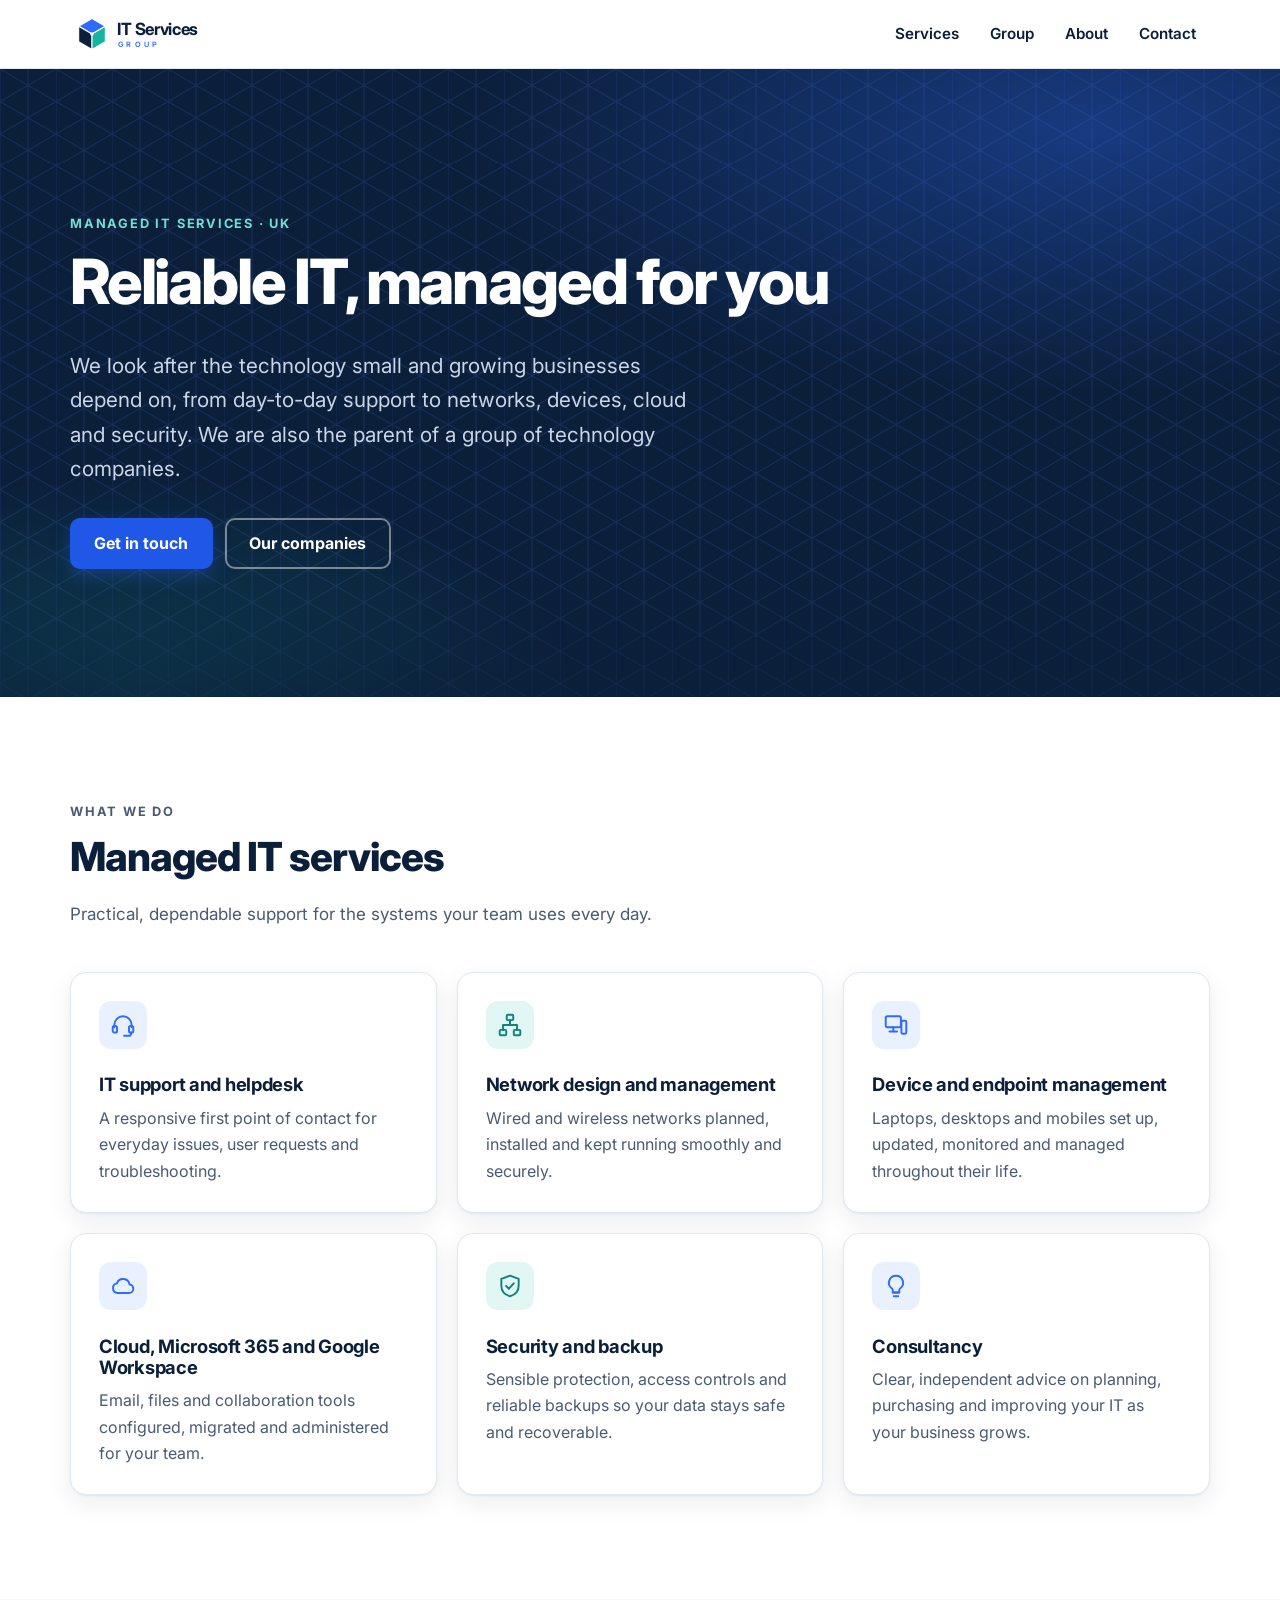
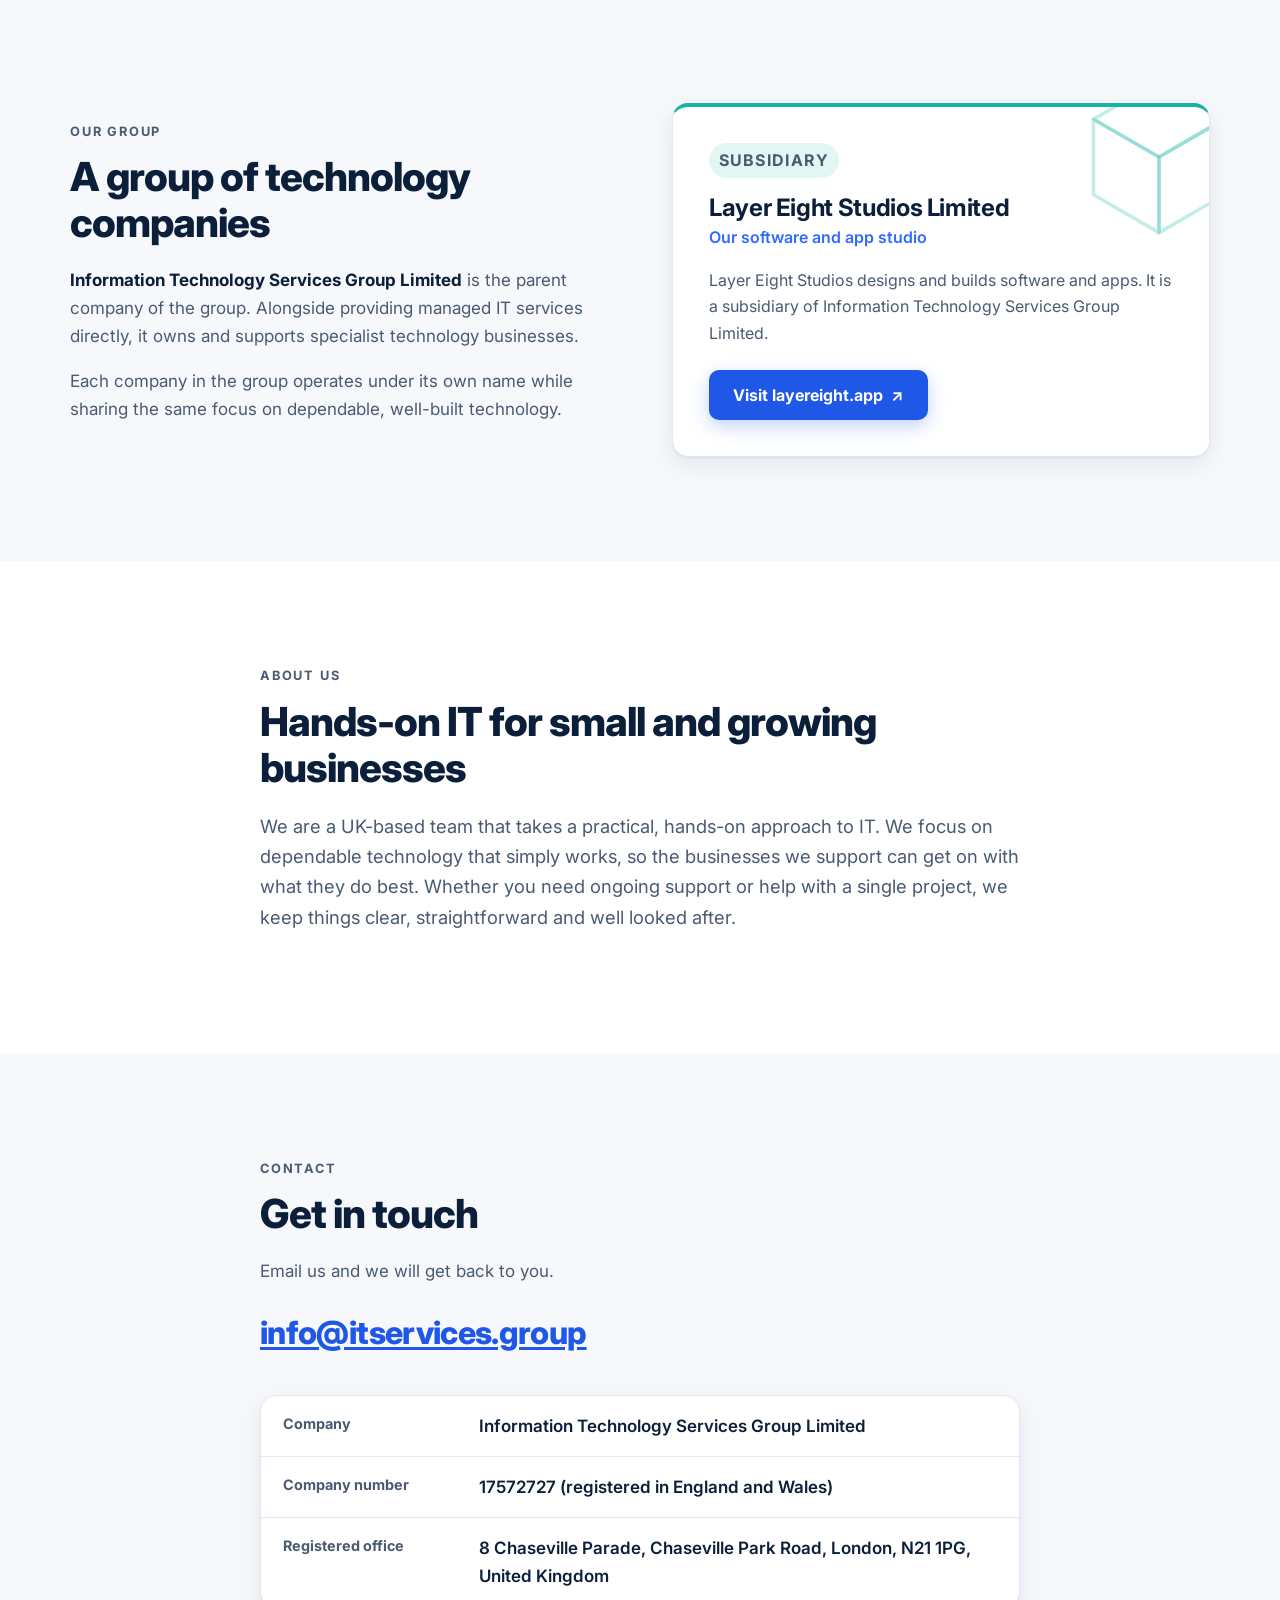
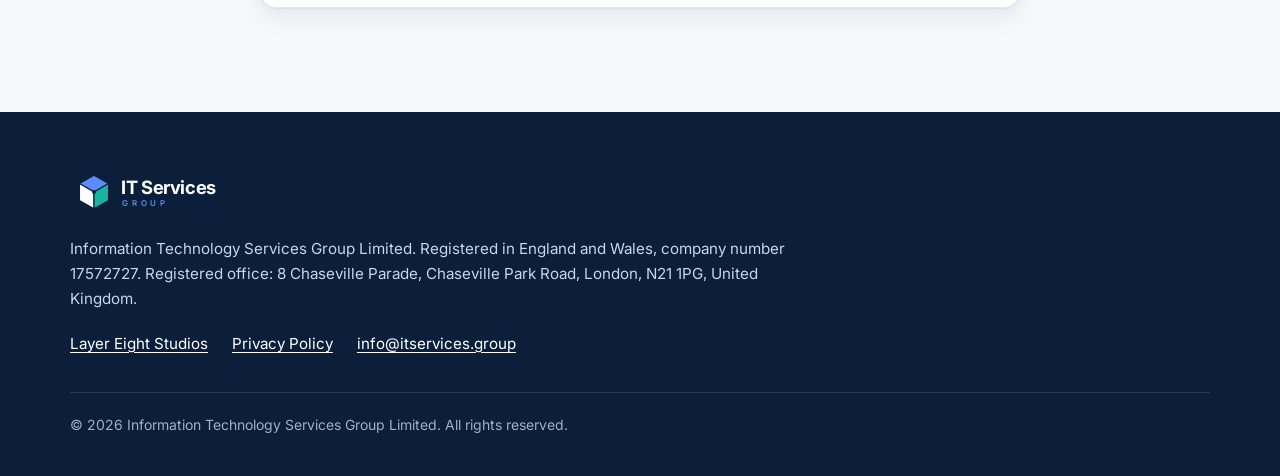
<file: index.html>
<!DOCTYPE html>
<html lang="en-GB">
<head>
  <meta charset="utf-8">
  <meta name="viewport" content="width=device-width, initial-scale=1">
  <title>IT Services Group | Managed IT services and technology group</title>
  <meta name="description" content="IT Services Group (Information Technology Services Group Limited) provides managed IT services for small and growing UK businesses and is the parent company of Layer Eight Studios Limited.">
  <link rel="canonical" href="https://itservices.group/">
  <meta name="color-scheme" content="light dark">
  <meta name="theme-color" content="#0B1F3A">

  <!-- Open Graph / Twitter -->
  <meta property="og:type" content="website">
  <meta property="og:site_name" content="IT Services Group">
  <meta property="og:title" content="IT Services Group | Reliable IT, managed for you">
  <meta property="og:description" content="Managed IT services for small and growing UK businesses, and the parent company of Layer Eight Studios Limited.">
  <meta property="og:url" content="https://itservices.group/">
  <meta property="og:image" content="https://itservices.group/assets/og-image.png">
  <meta property="og:image:width" content="1200">
  <meta property="og:image:height" content="630">
  <meta property="og:image:alt" content="IT Services Group logo on a navy background">
  <meta property="og:locale" content="en_GB">
  <meta name="twitter:card" content="summary_large_image">
  <meta name="twitter:title" content="IT Services Group | Reliable IT, managed for you">
  <meta name="twitter:description" content="Managed IT services for small and growing UK businesses, and the parent company of Layer Eight Studios Limited.">
  <meta name="twitter:image" content="https://itservices.group/assets/og-image.png">

  <!-- Icons -->
  <link rel="icon" href="/favicon.ico" sizes="any">
  <link rel="icon" href="/favicon.svg" type="image/svg+xml">
  <link rel="icon" href="/favicon-32x32.png" type="image/png" sizes="32x32">
  <link rel="apple-touch-icon" href="/apple-touch-icon.png">

  <!-- Inter -->
  <link rel="preconnect" href="https://fonts.googleapis.com">
  <link rel="preconnect" href="https://fonts.gstatic.com" crossorigin>
  <link href="https://fonts.googleapis.com/css2?family=Inter:wght@400;500;600;700;800&display=swap" rel="stylesheet">

  <link rel="stylesheet" href="/styles.css">
  <script>document.documentElement.classList.add('js');</script>

  <script type="application/ld+json">
  {
    "@context": "https://schema.org",
    "@type": "Organization",
    "name": "IT Services Group",
    "legalName": "Information Technology Services Group Limited",
    "url": "https://itservices.group",
    "email": "info@itservices.group",
    "logo": "https://itservices.group/assets/logo/itsg-mark-512.png",
    "identifier": {
      "@type": "PropertyValue",
      "propertyID": "Companies House company number",
      "value": "17572727"
    },
    "address": {
      "@type": "PostalAddress",
      "streetAddress": "8 Chaseville Parade, Chaseville Park Road",
      "addressLocality": "London",
      "postalCode": "N21 1PG",
      "addressCountry": "GB"
    },
    "areaServed": "GB",
    "subOrganization": {
      "@type": "Organization",
      "name": "Layer Eight Studios",
      "legalName": "Layer Eight Studios Limited",
      "url": "https://layereight.app"
    }
  }
  </script>
</head>
<body>
  <a class="skip-link" href="#main">Skip to content</a>

  <header class="site-header">
    <div class="container header-inner">
      <a class="brand" href="/" aria-label="IT Services Group home">
        <svg class="logo" viewBox="0 0 390 120" role="img" aria-labelledby="logo-title-h">
          <title id="logo-title-h">IT Services Group</title>
          <g transform="translate(10,10)">
            <g class="logo-stroke" stroke-width="3" stroke-linejoin="round">
              <polygon class="logo-top" points="50,8 86.4,29 50,50 13.6,29"/>
              <polygon class="logo-left" points="13.6,29 50,50 50,92 13.6,71"/>
              <polygon class="logo-right" points="50,50 86.4,29 86.4,71 50,92"/>
            </g>
            <circle class="logo-dot" cx="50" cy="50" r="5"/>
          </g>
          <text class="logo-word" x="128" y="64" font-size="46" font-weight="700" letter-spacing="-1">IT Services</text>
          <text class="logo-sub" x="131" y="96" font-size="20" font-weight="600" letter-spacing="9">GROUP</text>
        </svg>
      </a>
      <button class="nav-toggle" aria-expanded="false" aria-controls="site-nav">
        <span class="sr-only">Menu</span>
        <span class="bar" aria-hidden="true"></span>
      </button>
      <nav id="site-nav" class="site-nav" aria-label="Main">
        <ul>
          <li><a href="#services">Services</a></li>
          <li><a href="#group">Group</a></li>
          <li><a href="#about">About</a></li>
          <li><a href="#contact">Contact</a></li>
        </ul>
      </nav>
    </div>
  </header>

  <main id="main">
    <!-- Hero -->
    <section class="hero" aria-labelledby="hero-title">
      <div class="container hero-inner">
        <p class="eyebrow">Managed IT services · UK</p>
        <h1 id="hero-title">Reliable IT, managed&nbsp;for&nbsp;you</h1>
        <p class="lead">We look after the technology small and growing businesses depend on, from day-to-day support to networks, devices, cloud and security. We are also the parent of a group of technology companies.</p>
        <div class="hero-actions">
          <a class="btn btn-primary" href="mailto:info@itservices.group">Get in touch</a>
          <a class="btn btn-ghost" href="#group">Our companies</a>
        </div>
      </div>
    </section>

    <!-- Services -->
    <section id="services" class="section" aria-labelledby="services-title">
      <div class="container">
        <header class="section-head">
          <p class="eyebrow">What we do</p>
          <h2 id="services-title">Managed IT services</h2>
          <p>Practical, dependable support for the systems your team uses every day.</p>
        </header>
        <ul class="card-grid" role="list">
          <li class="card">
            <svg class="icon" viewBox="0 0 24 24" aria-hidden="true"><path d="M4 14v-2a8 8 0 0 1 16 0v2"/><rect x="2.5" y="13" width="4" height="6" rx="1.5"/><rect x="17.5" y="13" width="4" height="6" rx="1.5"/><path d="M19.5 19v.5a2.5 2.5 0 0 1-2.5 2.5h-4"/></svg>
            <h3>IT support and helpdesk</h3>
            <p>A responsive first point of contact for everyday issues, user requests and troubleshooting.</p>
          </li>
          <li class="card">
            <svg class="icon" viewBox="0 0 24 24" aria-hidden="true"><rect x="9" y="2.5" width="6" height="5" rx="1"/><rect x="2.5" y="16.5" width="6" height="5" rx="1"/><rect x="15.5" y="16.5" width="6" height="5" rx="1"/><path d="M12 7.5V12M5.5 16.5V12h13v4.5"/></svg>
            <h3>Network design and management</h3>
            <p>Wired and wireless networks planned, installed and kept running smoothly and securely.</p>
          </li>
          <li class="card">
            <svg class="icon" viewBox="0 0 24 24" aria-hidden="true"><rect x="2.5" y="4" width="14" height="10" rx="1.5"/><path d="M6 18h7M9.5 14v4"/><rect x="17" y="8" width="4.5" height="12" rx="1"/></svg>
            <h3>Device and endpoint management</h3>
            <p>Laptops, desktops and mobiles set up, updated, monitored and managed throughout their life.</p>
          </li>
          <li class="card">
            <svg class="icon" viewBox="0 0 24 24" aria-hidden="true"><path d="M7 18.5h10.5a4 4 0 0 0 .5-7.97A6 6 0 0 0 6.4 9.6 4.5 4.5 0 0 0 7 18.5z"/></svg>
            <h3>Cloud, Microsoft 365 and Google Workspace</h3>
            <p>Email, files and collaboration tools configured, migrated and administered for your team.</p>
          </li>
          <li class="card">
            <svg class="icon" viewBox="0 0 24 24" aria-hidden="true"><path d="M12 2.5 4 5.5v6c0 5 3.4 8.6 8 10 4.6-1.4 8-5 8-10v-6z"/><path d="m8.5 12 2.5 2.5 4.5-5"/></svg>
            <h3>Security and backup</h3>
            <p>Sensible protection, access controls and reliable backups so your data stays safe and recoverable.</p>
          </li>
          <li class="card">
            <svg class="icon" viewBox="0 0 24 24" aria-hidden="true"><path d="M9 18h6M10 21.5h4"/><path d="M12 2.5a6.5 6.5 0 0 0-3.8 11.8c.5.4.8 1 .8 1.7v2h6v-2c0-.7.3-1.3.8-1.7A6.5 6.5 0 0 0 12 2.5z"/></svg>
            <h3>Consultancy</h3>
            <p>Clear, independent advice on planning, purchasing and improving your IT as your business grows.</p>
          </li>
        </ul>
      </div>
    </section>

    <!-- Group -->
    <section id="group" class="section section-alt" aria-labelledby="group-title">
      <div class="container group-grid">
        <div>
          <p class="eyebrow">Our group</p>
          <h2 id="group-title">A group of technology companies</h2>
          <p><strong>Information Technology Services Group Limited</strong> is the parent company of the group. Alongside providing managed IT services directly, it owns and supports specialist technology businesses.</p>
          <p>Each company in the group operates under its own name while sharing the same focus on dependable, well-built technology.</p>
        </div>
        <article class="card card-feature">
          <p class="tag">Subsidiary</p>
          <h3>Layer Eight Studios Limited</h3>
          <p class="card-sub">Our software and app studio</p>
          <p>Layer Eight Studios designs and builds software and apps. It is a subsidiary of Information Technology Services Group Limited.</p>
          <a class="btn btn-primary" href="https://layereight.app" target="_blank" rel="noopener">Visit layereight.app <span aria-hidden="true">↗</span><span class="sr-only">(opens in a new tab)</span></a>
        </article>
      </div>
    </section>

    <!-- About -->
    <section id="about" class="section" aria-labelledby="about-title">
      <div class="container narrow">
        <p class="eyebrow">About us</p>
        <h2 id="about-title">Hands-on IT for small and growing businesses</h2>
        <p class="about-text">We are a UK-based team that takes a practical, hands-on approach to IT. We focus on dependable technology that simply works, so the businesses we support can get on with what they do best. Whether you need ongoing support or help with a single project, we keep things clear, straightforward and well looked after.</p>
      </div>
    </section>

    <!-- Contact -->
    <section id="contact" class="section section-alt" aria-labelledby="contact-title">
      <div class="container narrow contact">
        <p class="eyebrow">Contact</p>
        <h2 id="contact-title">Get in touch</h2>
        <p>Email us and we will get back to you.</p>
        <a class="contact-email" href="mailto:info@itservices.group">info@itservices.group</a>
        <dl class="company-details">
          <div><dt>Company</dt><dd>Information Technology Services Group Limited</dd></div>
          <div><dt>Company number</dt><dd>17572727 (registered in England and Wales)</dd></div>
          <div><dt>Registered office</dt><dd><address>8 Chaseville Parade, Chaseville Park Road, London, N21 1PG, United Kingdom</address></dd></div>
        </dl>
      </div>
    </section>
  </main>

  <footer class="site-footer">
    <div class="container footer-inner">
      <a href="/" class="footer-brand" aria-label="IT Services Group home">
        <svg class="logo logo-on-dark" viewBox="0 0 390 120" role="img" aria-labelledby="logo-title-f">
          <title id="logo-title-f">IT Services Group</title>
          <g transform="translate(10,10)">
            <g stroke="#0B1F3A" stroke-width="3" stroke-linejoin="round">
              <polygon points="50,8 86.4,29 50,50 13.6,29" fill="#5B8BFF"/>
              <polygon points="13.6,29 50,50 50,92 13.6,71" fill="#FFFFFF"/>
              <polygon points="50,50 86.4,29 86.4,71 50,92" fill="#17B3A3"/>
            </g>
            <circle cx="50" cy="50" r="5" fill="#0B1F3A"/>
          </g>
          <text x="128" y="64" font-size="46" font-weight="700" letter-spacing="-1" fill="#FFFFFF">IT Services</text>
          <text x="131" y="96" font-size="20" font-weight="600" letter-spacing="9" fill="#5B8BFF">GROUP</text>
        </svg>
      </a>
      <p class="legal">Information Technology Services Group Limited. Registered in England and Wales, company number 17572727. Registered office: 8 Chaseville Parade, Chaseville Park Road, London, N21 1PG, United Kingdom.</p>
      <ul class="footer-links" role="list">
        <li><a href="https://layereight.app" target="_blank" rel="noopener">Layer Eight Studios<span class="sr-only"> (opens in a new tab)</span></a></li>
        <li><a href="/privacy.html">Privacy Policy</a></li>
        <li><a href="mailto:info@itservices.group">info@itservices.group</a></li>
      </ul>
      <p class="copyright">© <span class="js-year">2026</span> Information Technology Services Group Limited. All rights reserved.</p>
    </div>
  </footer>

  <script src="/script.js" defer></script>
</body>
</html>
</file>
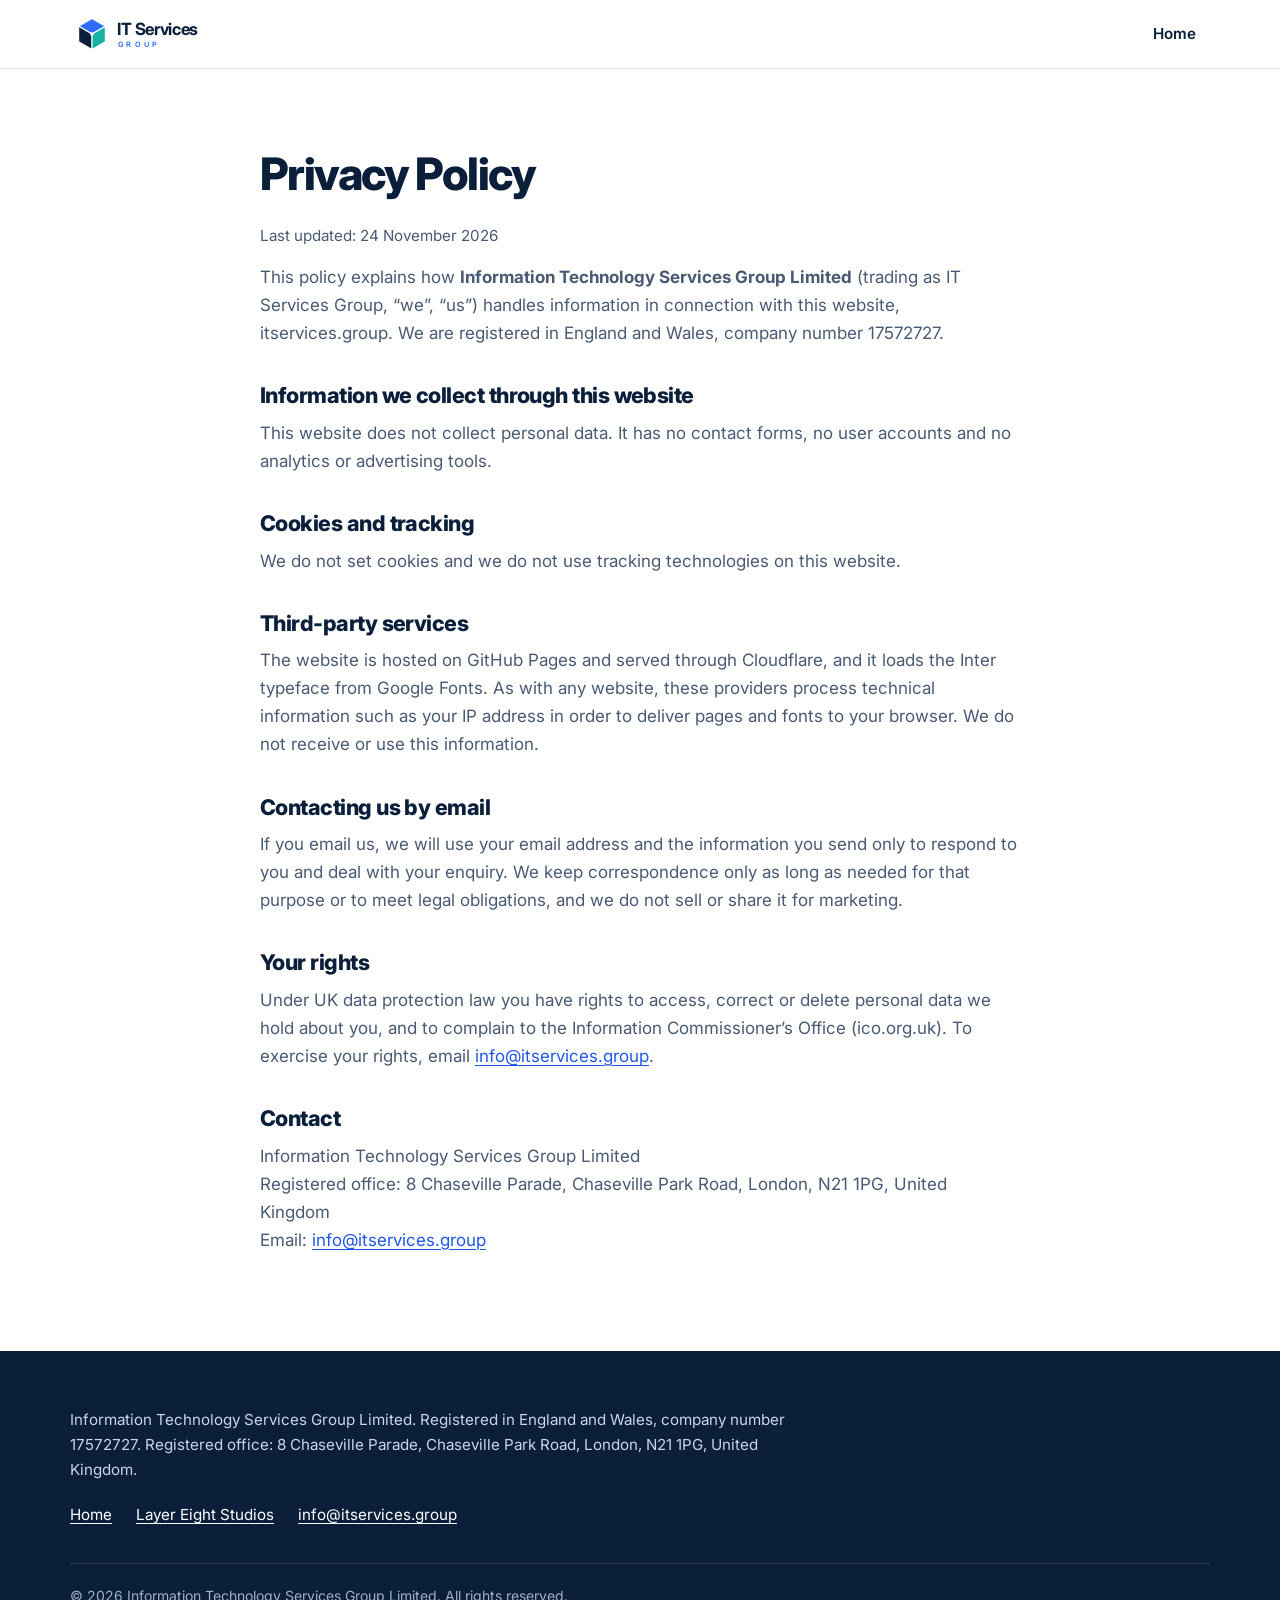
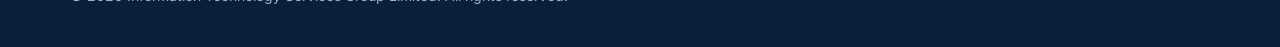
<file: privacy.html>
<!DOCTYPE html>
<html lang="en-GB">
<head>
  <meta charset="utf-8">
  <meta name="viewport" content="width=device-width, initial-scale=1">
  <title>Privacy Policy | IT Services Group</title>
  <meta name="description" content="Privacy policy for itservices.group, the website of Information Technology Services Group Limited.">
  <link rel="canonical" href="https://itservices.group/privacy.html">
  <meta name="color-scheme" content="light dark">
  <meta name="theme-color" content="#0B1F3A">
  <link rel="icon" href="/favicon.ico" sizes="any">
  <link rel="icon" href="/favicon.svg" type="image/svg+xml">
  <link rel="icon" href="/favicon-32x32.png" type="image/png" sizes="32x32">
  <link rel="apple-touch-icon" href="/apple-touch-icon.png">
  <link rel="preconnect" href="https://fonts.googleapis.com">
  <link rel="preconnect" href="https://fonts.gstatic.com" crossorigin>
  <link href="https://fonts.googleapis.com/css2?family=Inter:wght@400;500;600;700;800&display=swap" rel="stylesheet">
  <link rel="stylesheet" href="/styles.css">
</head>
<body>
  <a class="skip-link" href="#main">Skip to content</a>

  <header class="site-header">
    <div class="container header-inner">
      <a class="brand" href="/" aria-label="IT Services Group home">
        <svg class="logo" viewBox="0 0 390 120" role="img" aria-labelledby="logo-title-h">
          <title id="logo-title-h">IT Services Group</title>
          <g transform="translate(10,10)">
            <g class="logo-stroke" stroke-width="3" stroke-linejoin="round">
              <polygon class="logo-top" points="50,8 86.4,29 50,50 13.6,29"/>
              <polygon class="logo-left" points="13.6,29 50,50 50,92 13.6,71"/>
              <polygon class="logo-right" points="50,50 86.4,29 86.4,71 50,92"/>
            </g>
            <circle class="logo-dot" cx="50" cy="50" r="5"/>
          </g>
          <text class="logo-word" x="128" y="64" font-size="46" font-weight="700" letter-spacing="-1">IT Services</text>
          <text class="logo-sub" x="131" y="96" font-size="20" font-weight="600" letter-spacing="9">GROUP</text>
        </svg>
      </a>
      <nav class="site-nav" aria-label="Main">
        <ul><li><a href="/">Home</a></li></ul>
      </nav>
    </div>
  </header>

  <main id="main" class="page">
    <div class="container narrow">
      <h1>Privacy Policy</h1>
      <p class="updated">Last updated: 24 November 2026</p>

      <p>This policy explains how <strong>Information Technology Services Group Limited</strong> (trading as IT Services Group, “we”, “us”) handles information in connection with this website, itservices.group. We are registered in England and Wales, company number 17572727.</p>

      <h2>Information we collect through this website</h2>
      <p>This website does not collect personal data. It has no contact forms, no user accounts and no analytics or advertising tools.</p>

      <h2>Cookies and tracking</h2>
      <p>We do not set cookies and we do not use tracking technologies on this website.</p>

      <h2>Third-party services</h2>
      <p>The website is hosted on GitHub Pages and served through Cloudflare, and it loads the Inter typeface from Google Fonts. As with any website, these providers process technical information such as your IP address in order to deliver pages and fonts to your browser. We do not receive or use this information.</p>

      <h2>Contacting us by email</h2>
      <p>If you email us, we will use your email address and the information you send only to respond to you and deal with your enquiry. We keep correspondence only as long as needed for that purpose or to meet legal obligations, and we do not sell or share it for marketing.</p>

      <h2>Your rights</h2>
      <p>Under UK data protection law you have rights to access, correct or delete personal data we hold about you, and to complain to the Information Commissioner’s Office (ico.org.uk). To exercise your rights, email <a href="mailto:info@itservices.group">info@itservices.group</a>.</p>

      <h2>Contact</h2>
      <p>Information Technology Services Group Limited<br>
      Registered office: 8 Chaseville Parade, Chaseville Park Road, London, N21 1PG, United Kingdom<br>
      Email: <a href="mailto:info@itservices.group">info@itservices.group</a></p>
    </div>
  </main>

  <footer class="site-footer">
    <div class="container footer-inner">
      <p class="legal">Information Technology Services Group Limited. Registered in England and Wales, company number 17572727. Registered office: 8 Chaseville Parade, Chaseville Park Road, London, N21 1PG, United Kingdom.</p>
      <ul class="footer-links" role="list">
        <li><a href="/">Home</a></li>
        <li><a href="https://layereight.app" target="_blank" rel="noopener">Layer Eight Studios<span class="sr-only"> (opens in a new tab)</span></a></li>
        <li><a href="mailto:info@itservices.group">info@itservices.group</a></li>
      </ul>
      <p class="copyright">© <span class="js-year">2026</span> Information Technology Services Group Limited. All rights reserved.</p>
    </div>
  </footer>
  <script>document.querySelectorAll('.js-year').forEach(e => e.textContent = new Date().getFullYear());</script>
</body>
</html>
</file>
<file: styles.css>
/* IT Services Group — site styles
   Brand: navy #0B1F3A, blue #2F6BFF (light #5B8BFF on dark), teal #17B3A3, off-white #F6F8FB */

:root {
  --navy: #0B1F3A;
  --navy-2: #12294A;
  --blue: #2F6BFF;
  --blue-light: #5B8BFF;
  --teal: #17B3A3;
  --off-white: #F6F8FB;
  --white: #FFFFFF;

  --bg: var(--white);
  --bg-alt: var(--off-white);
  --surface: var(--white);
  --text: var(--navy);
  --muted: #4A5A72;
  --border: #E2E8F0;
  --link: #1F57E6;          /* darker blue for AA text contrast on white */
  --accent: var(--blue);
  --focus: var(--blue);
  --shadow: 0 1px 2px rgba(11, 31, 58, .06), 0 8px 24px rgba(11, 31, 58, .08);
  --shadow-hover: 0 2px 4px rgba(11, 31, 58, .08), 0 16px 40px rgba(11, 31, 58, .14);

  /* header logo colours (light variant) */
  --logo-top: var(--blue);
  --logo-left: var(--navy);
  --logo-right: var(--teal);
  --logo-stroke: var(--white);
  --logo-word: var(--navy);
  --logo-sub: var(--blue);

  --radius: 16px;
  --font: "Inter", "Helvetica Neue", Arial, system-ui, sans-serif;
}

@media (prefers-color-scheme: dark) {
  :root {
    --bg: #081629;
    --bg-alt: var(--navy);
    --surface: var(--navy-2);
    --text: #EAF0F8;
    --muted: #A9B6C9;
    --border: #22385A;
    --link: var(--blue-light);
    --accent: var(--blue-light);
    --focus: var(--blue-light);
    --shadow: 0 1px 2px rgba(0, 0, 0, .3), 0 8px 24px rgba(0, 0, 0, .3);
    --shadow-hover: 0 2px 4px rgba(0, 0, 0, .35), 0 16px 40px rgba(0, 0, 0, .45);

    /* dark logo variant */
    --logo-top: var(--blue-light);
    --logo-left: var(--white);
    --logo-right: var(--teal);
    --logo-stroke: var(--navy);
    --logo-word: var(--white);
    --logo-sub: var(--blue-light);
  }
}

*, *::before, *::after { box-sizing: border-box; }
html { scroll-behavior: smooth; scroll-padding-top: 80px; -webkit-text-size-adjust: 100%; }
@media (prefers-reduced-motion: reduce) {
  html { scroll-behavior: auto; }
  *, *::before, *::after { transition: none !important; }
}

body {
  margin: 0;
  font-family: var(--font);
  font-size: 1.0625rem;
  line-height: 1.65;
  color: var(--text);
  background: var(--bg);
  -webkit-font-smoothing: antialiased;
}

h1, h2, h3 { line-height: 1.15; letter-spacing: -0.025em; margin: 0 0 .5em; font-weight: 800; }
h1 { font-size: clamp(2.3rem, 6vw, 3.9rem); letter-spacing: -0.035em; }
h2 { font-size: clamp(1.8rem, 4vw, 2.5rem); }
h3 { font-size: 1.15rem; font-weight: 700; letter-spacing: -0.015em; }
p { margin: 0 0 1em; }

a { color: var(--link); text-underline-offset: 3px; }
a:hover { text-decoration-thickness: 2px; }
:focus-visible { outline: 3px solid var(--focus); outline-offset: 3px; border-radius: 6px; }

.container { width: min(1140px, 100% - 2.5rem); margin-inline: auto; }
.narrow { max-width: 760px; }

.sr-only {
  position: absolute; width: 1px; height: 1px; padding: 0; margin: -1px;
  overflow: hidden; clip: rect(0 0 0 0); white-space: nowrap; border: 0;
}
.skip-link {
  position: absolute; left: 1rem; top: -100px; z-index: 100;
  background: var(--navy); color: #fff; padding: .6rem 1rem; border-radius: 8px;
}
.skip-link:focus { top: 1rem; }

/* ---------- Logo ---------- */
.logo { display: block; height: 44px; width: auto; font-family: var(--font); }
.logo .logo-stroke { stroke: var(--logo-stroke); }
.logo .logo-top { fill: var(--logo-top); }
.logo .logo-left { fill: var(--logo-left); }
.logo .logo-right { fill: var(--logo-right); }
.logo .logo-dot { fill: var(--logo-stroke); }
.logo .logo-word { fill: var(--logo-word); }
.logo .logo-sub { fill: var(--logo-sub); }

/* ---------- Header ---------- */
.site-header {
  position: sticky; top: 0; z-index: 50;
  background: color-mix(in srgb, var(--bg) 88%, transparent);
  backdrop-filter: saturate(180%) blur(12px);
  -webkit-backdrop-filter: saturate(180%) blur(12px);
  border-bottom: 1px solid var(--border);
}
.header-inner { display: flex; align-items: center; justify-content: space-between; height: 68px; }
.brand { display: inline-flex; border-radius: 8px; }

.site-nav ul { list-style: none; display: flex; gap: .25rem; margin: 0; padding: 0; }
.site-nav a {
  display: block; padding: .5rem .85rem; border-radius: 8px;
  color: var(--text); font-weight: 600; font-size: .95rem; text-decoration: none;
}
.site-nav a:hover { background: var(--bg-alt); color: var(--accent); }

.nav-toggle {
  display: none; width: 44px; height: 44px; border: 1px solid var(--border);
  border-radius: 10px; background: transparent; cursor: pointer; position: relative;
}
.nav-toggle .bar, .nav-toggle .bar::before, .nav-toggle .bar::after {
  position: absolute; left: 50%; width: 20px; height: 2px; margin-left: -10px;
  background: var(--text); border-radius: 2px; content: ""; transition: transform .2s;
}
.nav-toggle .bar { top: 50%; margin-top: -1px; }
.nav-toggle .bar::before { top: -6px; left: 0; margin: 0; }
.nav-toggle .bar::after { top: 6px; left: 0; margin: 0; }
.nav-toggle[aria-expanded="true"] .bar { background: transparent; }
.nav-toggle[aria-expanded="true"] .bar::before { transform: translateY(6px) rotate(45deg); }
.nav-toggle[aria-expanded="true"] .bar::after { transform: translateY(-6px) rotate(-45deg); }

@media (max-width: 720px) {
  .logo { height: 38px; }
  .js .nav-toggle { display: block; }
  .js .site-nav {
    position: absolute; top: 68px; left: 0; right: 0;
    background: var(--bg); border-bottom: 1px solid var(--border);
    box-shadow: var(--shadow); display: none;
  }
  .js .site-nav.open { display: block; }
  .js .site-nav ul { flex-direction: column; padding: .5rem 1.25rem 1rem; }
  .js .site-nav a { padding: .8rem .5rem; }
  .site-nav ul { gap: 0; }
  .site-nav a { padding: .5rem .5rem; font-size: .9rem; }
}

/* ---------- Buttons ---------- */
.btn {
  display: inline-flex; align-items: center; gap: .5rem;
  padding: .85rem 1.4rem; border-radius: 10px; border: 2px solid transparent;
  font-weight: 700; font-size: 1rem; text-decoration: none; line-height: 1.2;
  transition: transform .15s ease, background-color .15s ease, box-shadow .15s ease;
}
.btn:hover { transform: translateY(-1px); text-decoration: none; }
.btn-primary { background: #1F57E6; color: #fff; box-shadow: 0 6px 18px rgba(47, 107, 255, .3); }
.btn-primary:hover { background: var(--blue); }
.btn-ghost { color: #fff; border-color: rgba(255, 255, 255, .45); }
.btn-ghost:hover { border-color: #fff; background: rgba(255, 255, 255, .08); }

/* ---------- Hero ---------- */
.hero {
  position: relative; overflow: hidden; color: #fff;
  background-color: var(--navy);
  background-image:
    radial-gradient(ellipse 70% 60% at 85% 10%, rgba(47, 107, 255, .35), transparent 70%),
    radial-gradient(ellipse 50% 50% at 10% 100%, rgba(23, 179, 163, .22), transparent 70%),
    url("data:image/svg+xml,%3Csvg xmlns='http://www.w3.org/2000/svg' width='56' height='64.66' viewBox='0 0 56 64.66'%3E%3Cg stroke='%235B8BFF' stroke-opacity='.16' stroke-width='1' fill='none'%3E%3Cpath d='M0 0L56 32.33M0 32.33L56 64.66M0 32.33L56 0M0 64.66L56 32.33M0 0V64.66M28 0V64.66'/%3E%3C/g%3E%3C/svg%3E");
  padding: clamp(5rem, 12vw, 9rem) 0 clamp(5rem, 11vw, 8rem);
}
.hero::after {
  content: ""; position: absolute; inset: auto 0 0 0; height: 120px;
  background: linear-gradient(to bottom, transparent, rgba(11, 31, 58, .6));
  pointer-events: none;
}
.hero-inner { position: relative; z-index: 1; max-width: 820px; margin-left: max(1.25rem, (100% - 1140px) / 2); }
.hero h1 { color: #fff; }
.hero .lead { font-size: clamp(1.1rem, 2vw, 1.3rem); color: #C9D5E8; max-width: 640px; margin-bottom: 2rem; }
.hero .eyebrow { color: #6FE0D3; }
.hero-actions { display: flex; flex-wrap: wrap; gap: .75rem; }

.eyebrow {
  font-size: .8rem; font-weight: 700; letter-spacing: .14em; text-transform: uppercase;
  color: #0E8578; margin-bottom: .75rem;
}
@media (prefers-color-scheme: dark) { .eyebrow { color: #4FD3C4; } }

/* ---------- Sections ---------- */
.section { padding: clamp(4rem, 9vw, 6.5rem) 0; }
.section-alt { background: var(--bg-alt); }
.section-head { max-width: 640px; margin-bottom: 2.75rem; }
.section-head p:last-child, .section p { color: var(--muted); }
.section h2, .section h3 { color: var(--text); }
.section strong { color: var(--text); }

/* ---------- Cards ---------- */
.card-grid {
  list-style: none; margin: 0; padding: 0;
  display: grid; gap: 1.25rem;
  grid-template-columns: repeat(auto-fill, minmax(min(100%, 300px), 1fr));
}
.card {
  background: var(--surface); border: 1px solid var(--border);
  border-radius: var(--radius); padding: 1.75rem; box-shadow: var(--shadow);
  transition: transform .2s ease, box-shadow .2s ease;
}
.card:hover { transform: translateY(-4px); box-shadow: var(--shadow-hover); }
.card p { margin: 0; font-size: 1rem; }
.icon {
  width: 48px; height: 48px; padding: 11px; margin-bottom: 1.1rem;
  border-radius: 12px; background: rgba(47, 107, 255, .1);
  fill: none; stroke: var(--accent); stroke-width: 1.8; stroke-linecap: round; stroke-linejoin: round;
}
.card:nth-child(3n+2) .icon { background: rgba(23, 179, 163, .12); stroke: #0E8578; }
@media (prefers-color-scheme: dark) {
  .icon { background: rgba(91, 139, 255, .14); }
  .card:nth-child(3n+2) .icon { stroke: #4FD3C4; }
}

/* ---------- Group ---------- */
.group-grid { display: grid; gap: 2.5rem; align-items: center; }
@media (min-width: 880px) { .group-grid { grid-template-columns: 1fr 1fr; gap: 4rem; } }
.card-feature {
  position: relative; overflow: hidden; padding: 2.25rem;
  border-top: 4px solid var(--teal);
}
.card-feature::before {
  content: ""; position: absolute; right: -40px; top: -40px; width: 180px; height: 180px;
  background: url("data:image/svg+xml,%3Csvg xmlns='http://www.w3.org/2000/svg' viewBox='0 0 100 100'%3E%3Cg stroke='%2317B3A3' stroke-opacity='.25' stroke-width='2' fill='none' stroke-linejoin='round'%3E%3Cpolygon points='50,8 86.4,29 50,50 13.6,29'/%3E%3Cpolygon points='13.6,29 50,50 50,92 13.6,71'/%3E%3Cpolygon points='50,50 86.4,29 86.4,71 50,92'/%3E%3C/g%3E%3C/svg%3E") no-repeat center / contain;
  pointer-events: none;
}
.card-feature h3 { font-size: 1.5rem; margin-bottom: .2rem; }
.card-feature .card-sub { font-weight: 600; color: var(--accent); margin-bottom: 1rem; }
.card-feature p:not(.card-sub):not(.tag) { margin-bottom: 1.5rem; }
.tag {
  display: inline-block; font-size: .75rem; font-weight: 700; letter-spacing: .08em; text-transform: uppercase;
  padding: .25rem .6rem; border-radius: 999px; background: rgba(23, 179, 163, .12); color: #0E8578;
  margin-bottom: 1rem !important;
}
@media (prefers-color-scheme: dark) { .tag { color: #4FD3C4; } }

/* ---------- About / Contact ---------- */
.about-text { font-size: 1.15rem; }
.contact-email {
  display: inline-block; font-size: clamp(1.4rem, 4vw, 2rem); font-weight: 800;
  letter-spacing: -0.02em; margin: .25rem 0 2.25rem; word-break: break-word;
}
.company-details {
  margin: 0; display: grid; gap: 0; background: var(--surface);
  border: 1px solid var(--border); border-radius: var(--radius); box-shadow: var(--shadow); overflow: hidden;
}
.company-details div { display: grid; gap: .15rem; padding: 1rem 1.4rem; }
.company-details div + div { border-top: 1px solid var(--border); }
@media (min-width: 600px) { .company-details div { grid-template-columns: 180px 1fr; gap: 1rem; } }
.company-details dt { font-weight: 700; font-size: .9rem; color: var(--muted); }
.company-details dd { margin: 0; font-weight: 600; }
.company-details address { font-style: normal; }

/* ---------- Footer ---------- */
.site-footer { background: var(--navy); color: #C9D5E8; padding: 3.5rem 0 2.5rem; font-size: .95rem; }
@media (prefers-color-scheme: dark) { .site-footer { background: #050F1E; } }
.footer-inner { display: grid; gap: 1.25rem; }
.footer-brand { display: inline-flex; width: fit-content; }
.footer-brand .logo { height: 48px; }
.site-footer a { color: #fff; }
.site-footer a:hover { color: var(--blue-light); }
.site-footer :focus-visible { outline-color: var(--blue-light); }
.legal { max-width: 720px; margin: 0; }
.footer-links { list-style: none; padding: 0; margin: 0; display: flex; flex-wrap: wrap; gap: .5rem 1.5rem; }
.copyright { margin: 1rem 0 0; padding-top: 1.25rem; border-top: 1px solid rgba(255, 255, 255, .12); font-size: .875rem; color: #9FB0C8; }

/* ---------- Privacy page ---------- */
.page { padding: clamp(3rem, 8vw, 5rem) 0; }
.page h1 { font-size: clamp(2rem, 5vw, 2.8rem); }
.page h2 { font-size: 1.35rem; margin-top: 2.25rem; }
.page p, .page li { color: var(--muted); }
.page .updated { font-size: .95rem; }
</file>
